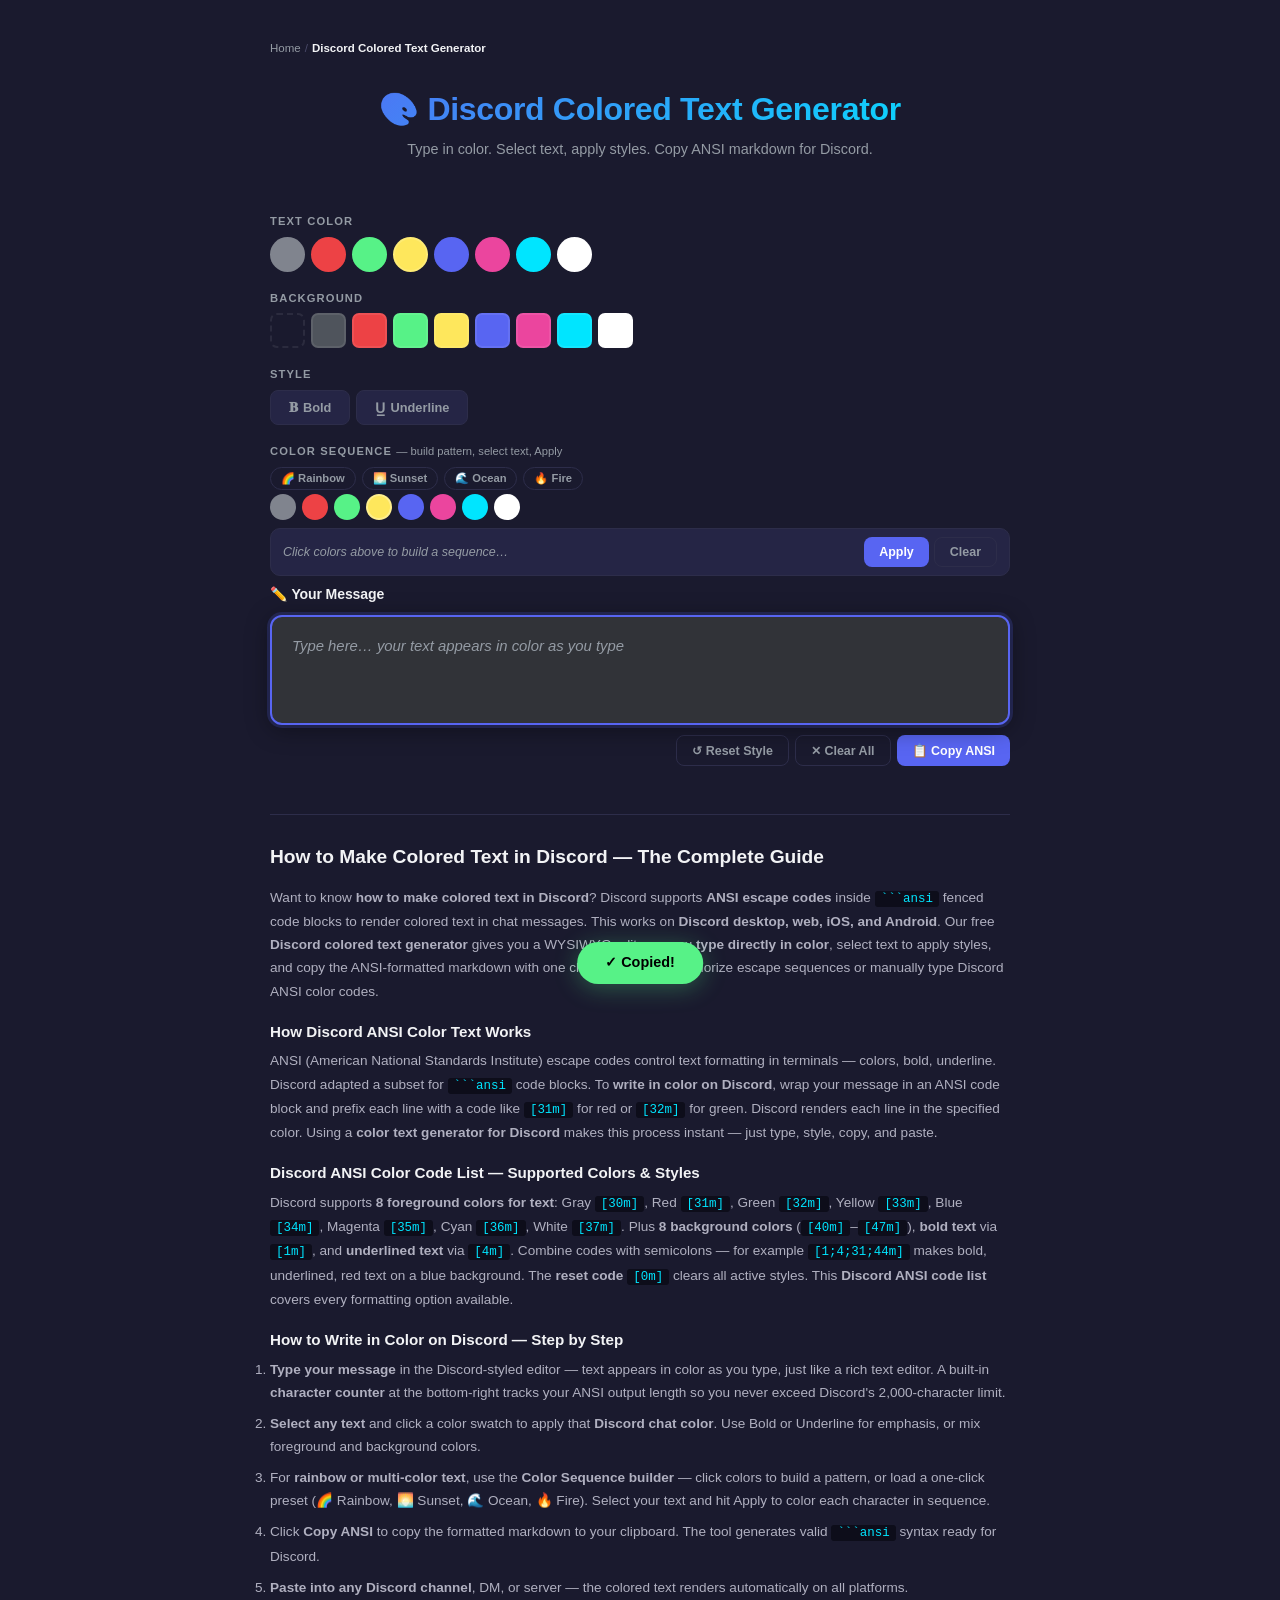
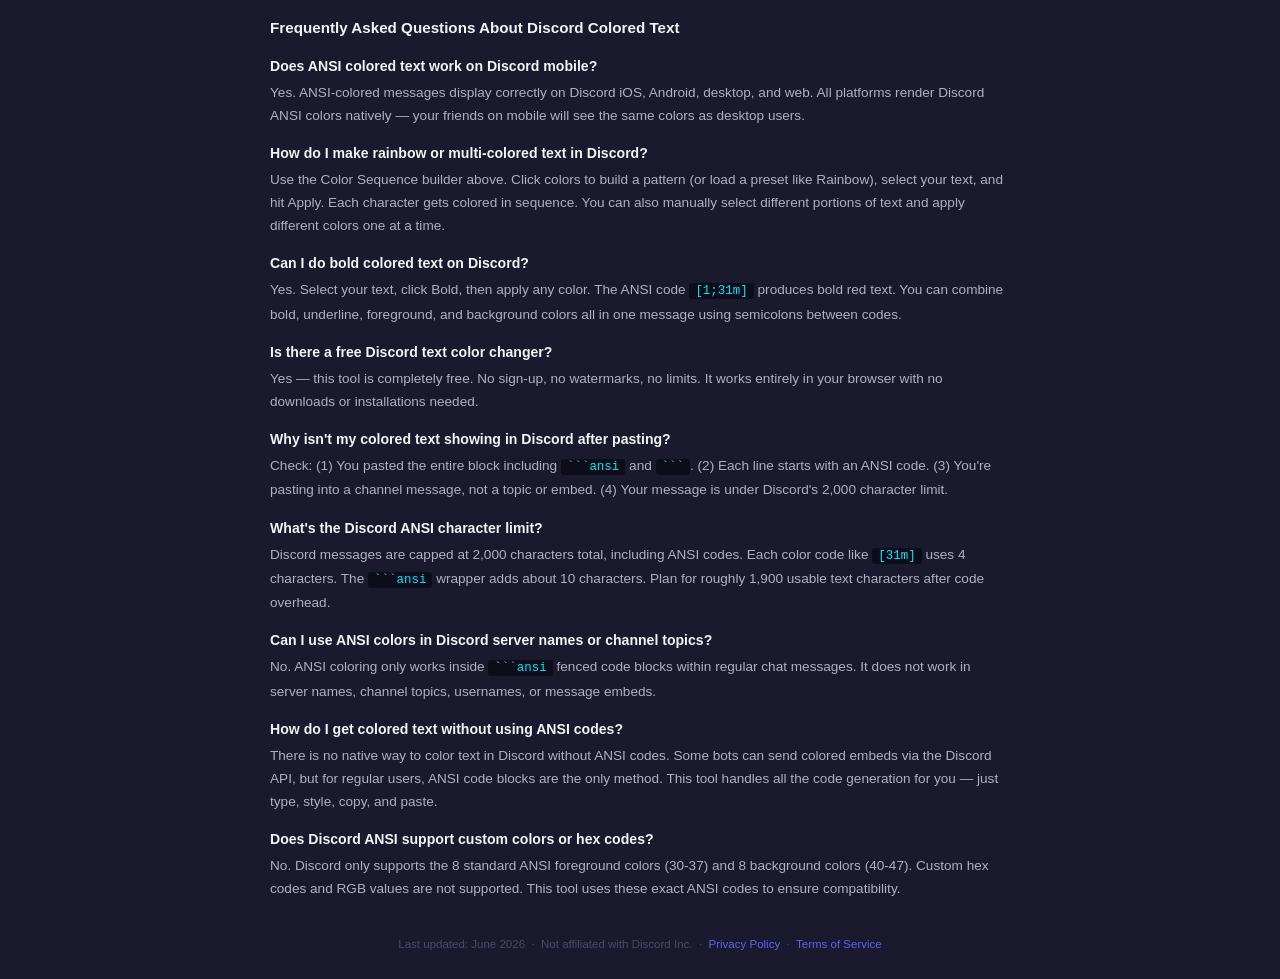
<file: index.html>
<!DOCTYPE html>
<html lang="en">
<head>
<!-- Google tag (gtag.js) -->
<script async src="https://www.googletagmanager.com/gtag/js?id=G-ECED45ZYC7"></script>
<script>
  window.dataLayer = window.dataLayer || [];
  function gtag(){dataLayer.push(arguments);}
  gtag('js', new Date());
  gtag('config', 'G-ECED45ZYC7');
</script>
<meta charset="UTF-8">
<meta name="viewport" content="width=device-width, initial-scale=1.0">
<title>Discord Colored Text Generator — Free ANSI Color Tool</title>
<meta name="description" content="Free Discord colored text generator with WYSIWYG editor. Type in 8 foreground &amp; background colors, bold, underline, rainbow sequences. Copy ANSI markdown instantly. No sign-up.">
<meta name="keywords" content="discord colored text, discord ansi colors, discord text generator, ansi escape codes discord, discord markdown colors, colored text discord, discord color message, ansi color code generator">
<meta name="robots" content="index, follow, max-image-preview:large">
<link rel="canonical" href="https://discord-color-text-generator-nine.vercel.app/">
<meta property="og:title" content="Discord Colored Text Generator — Free ANSI Color Tool">
<meta property="og:description" content="Type in ANSI color like a rich text editor. 8 fg + 8 bg colors, bold, underline, rainbow presets. Copy ready markdown for Discord. 100% free.">
<meta property="og:site_name" content="Discord Colored Text Generator">
<meta property="og:type" content="website">
<meta property="og:url" content="https://discord-color-text-generator-nine.vercel.app/">
<meta property="og:updated_time" content="2026-06-19">
<meta property="article:modified_time" content="2026-06-19">
<meta property="og:image" content="https://discord-color-text-generator-nine.vercel.app/og-image.png">
<meta property="og:image:width" content="1200">
<meta property="og:image:height" content="630">
<meta property="og:image:alt" content="Discord Colored Text Generator — Type in color, copy ANSI markdown, 100% free. 8 foreground, 8 background, bold, underline, rainbow presets.">
<meta name="twitter:card" content="summary_large_image">
<meta name="twitter:title" content="Discord Colored Text Generator">
<meta name="twitter:description" content="Create colorful Discord messages instantly. WYSIWYG editor with ANSI fg/bg colors, bold, underline — type, style, copy. 100% free, no limits.">
<meta name="twitter:image" content="https://discord-color-text-generator-nine.vercel.app/og-image.png">
<meta name="twitter:image:alt" content="Discord Colored Text Generator — Type in color, copy ANSI markdown, 100% free.">
<link rel="stylesheet" href="style.css">
<link rel="preload" href="style.css" as="style">
</head>
<body>

<div class="container">

  <nav class="breadcrumb" aria-label="Breadcrumb">
    <ol>
      <li><a href="/">Home</a></li>
      <li><a href="/" aria-current="page">Discord Colored Text Generator</a></li>
    </ol>
  </nav>

  <header class="header">
    <h1><span class="sr-only">Discord Colored Text Generator</span><span aria-hidden="true">🎨 Discord Colored Text Generator</span></h1>
    <p>Type in color. Select text, apply styles. Copy ANSI markdown for Discord.</p>
  </header>

  <!-- <div class="ad">GOOGLE ADSENSE TOP AD</div> -->

  <!-- Picker -->
  <div class="picker">
    <div>
      <div class="picker-label">Text Color</div>
      <div class="picker-row" id="fgRow"></div>
    </div>
    <div>
      <div class="picker-label">Background</div>
      <div class="picker-row" id="bgRow"></div>
    </div>
    <div>
      <div class="picker-label">Style</div>
      <div class="picker-row">
        <button class="style-btn" id="boldBtn"><span class="icon">𝐁</span> Bold</button>
        <button class="style-btn" id="underlineBtn"><span class="icon">U̲</span> Underline</button>
      </div>
    </div>
    <div>
      <div class="picker-label">Color Sequence <span style="font-weight:400;text-transform:none;letter-spacing:0;color:var(--muted)">— build pattern, select text, Apply</span></div>
      <div class="presets">
        <button class="preset-btn" data-preset="rainbow">🌈 Rainbow</button>
        <button class="preset-btn" data-preset="sunset">🌅 Sunset</button>
        <button class="preset-btn" data-preset="ocean">🌊 Ocean</button>
        <button class="preset-btn" data-preset="fire">🔥 Fire</button>
      </div>
      <div class="picker-row" id="seqColors"></div>
      <div class="seq-bar">
        <div class="seq-blocks" id="seqBlocks"><span class="seq-empty">Click colors above to build a sequence…</span></div>
        <div class="seq-actions">
          <button class="btn btn-fill" id="seqApply" disabled>Apply</button>
          <button class="btn btn-hollow" id="seqClear" disabled>Clear</button>
        </div>
      </div>
    </div>
  </div>

  <!-- Editor -->
  <div class="editor-section">
    <div class="editor-top">
      <label for="editor">✏️ Your Message</label>
    </div>
    <div class="editor-wrap">
      <div class="editor" id="editor" contenteditable="true"
      data-placeholder="Type here… your text appears in color as you type"
      role="textbox" aria-multiline="true" aria-label="Message editor — type in color directly"></div>
      <span class="char-count" id="charCount" title="ANSI character count / Discord 2000 limit"></span>
    </div>
    <div class="editor-actions">
      <button class="btn btn-hollow" id="resetBtn" aria-label="Remove formatting from selected text">↺ Reset Style</button>
      <button class="btn btn-hollow danger" id="clearBtn" aria-label="Clear all text">✕ Clear All</button>
      <button class="btn btn-fill" id="copyBtn" aria-label="Copy ANSI markdown to clipboard">📋 Copy ANSI</button>
    </div>
  </div>

  <!-- <div class="ad">GOOGLE ADSENSE BOTTOM AD</div> -->

  <section class="seo">
    <h2>How to Make Colored Text in Discord — The Complete Guide</h2>
    <p>Want to know <strong>how to make colored text in Discord</strong>? Discord supports <strong>ANSI escape codes</strong> inside <code>```ansi</code> fenced code blocks to render colored text in chat messages. This works on <strong>Discord desktop, web, iOS, and Android</strong>. Our free <strong>Discord colored text generator</strong> gives you a WYSIWYG editor — you <strong>type directly in color</strong>, select text to apply styles, and copy the ANSI-formatted markdown with one click. No need to memorize escape sequences or manually type Discord ANSI color codes.</p>

    <h3>How Discord ANSI Color Text Works</h3>
    <p>ANSI (American National Standards Institute) escape codes control text formatting in terminals — colors, bold, underline. Discord adapted a subset for <code>```ansi</code> code blocks. To <strong>write in color on Discord</strong>, wrap your message in an ANSI code block and prefix each line with a code like <code>[31m]</code> for red or <code>[32m]</code> for green. Discord renders each line in the specified color. Using a <strong>color text generator for Discord</strong> makes this process instant — just type, style, copy, and paste.</p>

    <h3>Discord ANSI Color Code List — Supported Colors &amp; Styles</h3>
    <p>Discord supports <strong>8 foreground colors for text</strong>: Gray <code>[30m]</code>, Red <code>[31m]</code>, Green <code>[32m]</code>, Yellow <code>[33m]</code>, Blue <code>[34m]</code>, Magenta <code>[35m]</code>, Cyan <code>[36m]</code>, White <code>[37m]</code>. Plus <strong>8 background colors</strong> (<code>[40m]</code>–<code>[47m]</code>), <strong>bold text</strong> via <code>[1m]</code>, and <strong>underlined text</strong> via <code>[4m]</code>. Combine codes with semicolons — for example <code>[1;4;31;44m]</code> makes bold, underlined, red text on a blue background. The <strong>reset code</strong> <code>[0m]</code> clears all active styles. This <strong>Discord ANSI code list</strong> covers every formatting option available.</p>

    <h3>How to Write in Color on Discord — Step by Step</h3>
    <ol>
      <li><strong>Type your message</strong> in the Discord-styled editor — text appears in color as you type, just like a rich text editor. A built-in <strong>character counter</strong> at the bottom-right tracks your ANSI output length so you never exceed Discord's 2,000-character limit.</li>
      <li><strong>Select any text</strong> and click a color swatch to apply that <strong>Discord chat color</strong>. Use Bold or Underline for emphasis, or mix foreground and background colors.</li>
      <li>For <strong>rainbow or multi-color text</strong>, use the <strong>Color Sequence builder</strong> — click colors to build a pattern, or load a one-click preset (🌈 Rainbow, 🌅 Sunset, 🌊 Ocean, 🔥 Fire). Select your text and hit Apply to color each character in sequence.</li>
      <li>Click <strong>Copy ANSI</strong> to copy the formatted markdown to your clipboard. The tool generates valid <code>```ansi</code> syntax ready for Discord.</li>
      <li><strong>Paste into any Discord channel</strong>, DM, or server — the colored text renders automatically on all platforms.</li>
    </ol>

    <h3>Frequently Asked Questions About Discord Colored Text</h3>

    <dl class="faq-list">
      <dt>Does ANSI colored text work on Discord mobile?</dt>
      <dd>Yes. ANSI-colored messages display correctly on Discord iOS, Android, desktop, and web. All platforms render Discord ANSI colors natively — your friends on mobile will see the same colors as desktop users.</dd>

      <dt>How do I make rainbow or multi-colored text in Discord?</dt>
      <dd>Use the Color Sequence builder above. Click colors to build a pattern (or load a preset like Rainbow), select your text, and hit Apply. Each character gets colored in sequence. You can also manually select different portions of text and apply different colors one at a time.</dd>

      <dt>Can I do bold colored text on Discord?</dt>
      <dd>Yes. Select your text, click Bold, then apply any color. The ANSI code <code>[1;31m]</code> produces bold red text. You can combine bold, underline, foreground, and background colors all in one message using semicolons between codes.</dd>

      <dt>Is there a free Discord text color changer?</dt>
      <dd>Yes — this tool is completely free. No sign-up, no watermarks, no limits. It works entirely in your browser with no downloads or installations needed.</dd>

      <dt>Why isn't my colored text showing in Discord after pasting?</dt>
      <dd>Check: (1) You pasted the entire block including <code>```ansi</code> and <code>```</code>. (2) Each line starts with an ANSI code. (3) You're pasting into a channel message, not a topic or embed. (4) Your message is under Discord's 2,000 character limit.</dd>

      <dt>What's the Discord ANSI character limit?</dt>
      <dd>Discord messages are capped at 2,000 characters total, including ANSI codes. Each color code like <code>[31m]</code> uses 4 characters. The <code>```ansi</code> wrapper adds about 10 characters. Plan for roughly 1,900 usable text characters after code overhead.</dd>

      <dt>Can I use ANSI colors in Discord server names or channel topics?</dt>
      <dd>No. ANSI coloring only works inside <code>```ansi</code> fenced code blocks within regular chat messages. It does not work in server names, channel topics, usernames, or message embeds.</dd>

      <dt>How do I get colored text without using ANSI codes?</dt>
      <dd>There is no native way to color text in Discord without ANSI codes. Some bots can send colored embeds via the Discord API, but for regular users, ANSI code blocks are the only method. This tool handles all the code generation for you — just type, style, copy, and paste.</dd>

      <dt>Does Discord ANSI support custom colors or hex codes?</dt>
      <dd>No. Discord only supports the 8 standard ANSI foreground colors (30-37) and 8 background colors (40-47). Custom hex codes and RGB values are not supported. This tool uses these exact ANSI codes to ensure compatibility.</dd>
    </dl>
  </section>

  <script type="application/ld+json">
  {
    "@context": "https://schema.org",
    "@type": "WebSite",
    "@id": "https://discord-color-text-generator-nine.vercel.app/#website",
    "name": "Discord Colored Text Generator",
    "url": "https://discord-color-text-generator-nine.vercel.app/",
    "description": "Free WYSIWYG tool to generate ANSI colored text for Discord. 8 foreground colors, 8 background colors, bold, underline, rainbow sequences.",
    "dateModified": "2026-06-19"
  }
  </script>
  <script type="application/ld+json">
  {
    "@context": "https://schema.org",
    "@type": "Organization",
    "@id": "https://discord-color-text-generator-nine.vercel.app/#org",
    "name": "Discord Colored Text Generator",
    "url": "https://discord-color-text-generator-nine.vercel.app/",
    "description": "Free online tool for generating Discord ANSI colored text messages.",
    "logo": "https://discord-color-text-generator-nine.vercel.app/og-image.png"
  }
  </script>
  <script type="application/ld+json">
  {
    "@context": "https://schema.org",
    "@type": "BreadcrumbList",
    "@id": "https://discord-color-text-generator-nine.vercel.app/#breadcrumb",
    "itemListElement": [{
      "@type": "ListItem", "position": 1, "name": "Discord Colored Text Generator",
      "item": "https://discord-color-text-generator-nine.vercel.app/"
    }]
  }
  </script>
  <script type="application/ld+json">
  {
    "@context": "https://schema.org",
    "@type": "SoftwareApplication",
    "@id": "https://discord-color-text-generator-nine.vercel.app/#app",
    "name": "Discord Colored Text Generator",
    "applicationCategory": "WebApplication",
    "operatingSystem": "All",
    "description": "WYSIWYG editor for generating Discord ANSI colored text. Supports 8 foreground colors, 8 background colors, bold, underline, and color sequences with presets.",
    "offers": { "@type": "Offer", "price": "0", "priceCurrency": "USD" },
    "browserRequirements": "Requires JavaScript",
    "image": "https://discord-color-text-generator-nine.vercel.app/og-image.png",
    "dateModified": "2026-06-19",
    "mainEntityOfPage": "https://discord-color-text-generator-nine.vercel.app/"
  }
  </script>
  <script type="application/ld+json">
  {
    "@context": "https://schema.org",
    "@type": "FAQPage",
    "@id": "https://discord-color-text-generator-nine.vercel.app/#faq",
    "mainEntityOfPage": "https://discord-color-text-generator-nine.vercel.app/",
    "mainEntity": [{
      "@type": "Question", "name": "Does ANSI colored text work on Discord mobile?",
      "acceptedAnswer": { "@type": "Answer", "text": "Yes. ANSI-colored messages display on Discord iOS, Android, desktop, and web. All platforms render Discord ANSI colors natively." }
    },{
      "@type": "Question", "name": "How do I make rainbow or multi-colored text in Discord?",
      "acceptedAnswer": { "@type": "Answer", "text": "Use the Color Sequence builder: click colors to build a pattern, load a preset like Rainbow, select text, and hit Apply. Each character gets colored in sequence." }
    },{
      "@type": "Question", "name": "Can I make bold colored text on Discord?",
      "acceptedAnswer": { "@type": "Answer", "text": "Yes. Select text, click Bold, then apply a color. The ANSI code [1;31m] produces bold red text. Combine bold, underline, foreground, and background freely." }
    },{
      "@type": "Question", "name": "Is there a free Discord text color changer?",
      "acceptedAnswer": { "@type": "Answer", "text": "Yes, this tool is completely free. No sign-up, no watermarks, no limits. Works entirely in your browser." }
    },{
      "@type": "Question", "name": "Why isn't my colored text showing in Discord after pasting?",
      "acceptedAnswer": { "@type": "Answer", "text": "Make sure you paste the entire ```ansi code block, each line starts with an ANSI code, you're pasting into a channel message, and you're within Discord's 2,000 character limit." }
    },{
      "@type": "Question", "name": "Can I use ANSI colors in Discord server names or channel topics?",
      "acceptedAnswer": { "@type": "Answer", "text": "No. ANSI coloring only works inside ```ansi code blocks within regular chat messages, not in server names, channel topics, usernames, or embeds." }
    },{
      "@type": "Question", "name": "Does Discord support custom ANSI colors or hex codes?",
      "acceptedAnswer": { "@type": "Answer", "text": "No. Discord only supports the 8 standard ANSI foreground colors (30-37) and 8 background colors (40-47). Custom hex codes and RGB values are not supported." }
    }]
  }
  </script>
  <script type="application/ld+json">
  {
    "@context": "https://schema.org",
    "@type": "HowTo",
    "@id": "https://discord-color-text-generator-nine.vercel.app/#howto",
    "mainEntityOfPage": "https://discord-color-text-generator-nine.vercel.app/",
    "name": "Generate Discord Colored Text",
    "description": "Use the free WYSIWYG editor to create ANSI colored messages for Discord in a few simple steps.",
    "step": [
      { "@type": "HowToStep", "name": "Type your message", "text": "Type in the Discord-styled editor. Use the character counter to stay within the 2,000 limit." },
      { "@type": "HowToStep", "name": "Apply colors and styles", "text": "Select text and click a color swatch or Bold/Underline. Use the Color Sequence builder for rainbow effects." },
      { "@type": "HowToStep", "name": "Copy ANSI markdown", "text": "Click Copy ANSI to copy the formatted ```ansi code block to your clipboard." },
      { "@type": "HowToStep", "name": "Paste into Discord", "text": "Paste into any Discord channel. ANSI colors render automatically on all platforms." }
    ]
  }
  </script>

  <footer class="footer">
    <p>Last updated: June 2026 &nbsp;·&nbsp; Not affiliated with Discord Inc. &nbsp;·&nbsp; <a href="privacy.html">Privacy Policy</a> &nbsp;·&nbsp; <a href="terms.html">Terms of Service</a></p>
  </footer>

</div>

<div class="toast" id="toast">✓ Copied!</div>

<script src="script.js" defer></script>
</body>
</html>
</file>
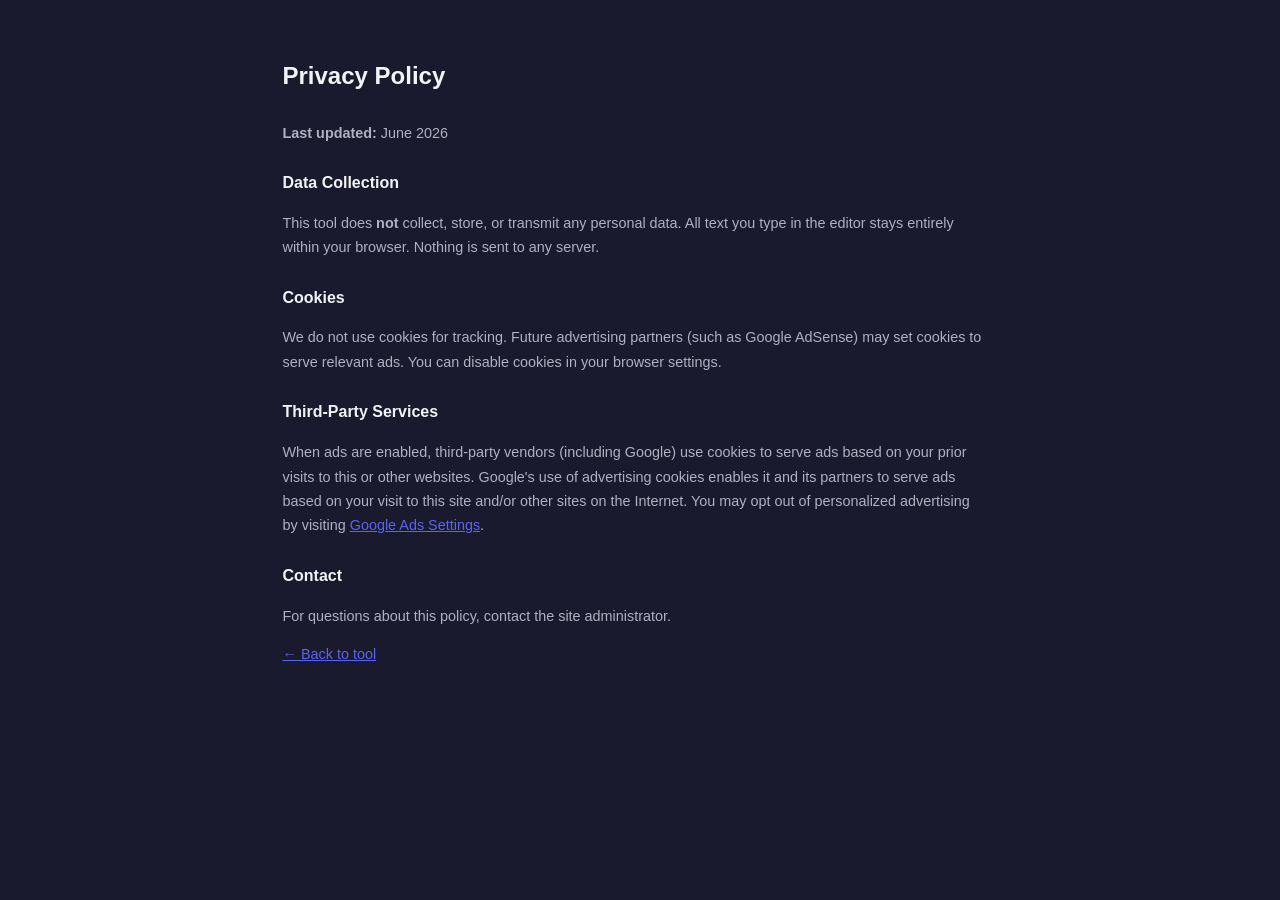
<file: privacy.html>
<!DOCTYPE html>
<html lang="en">
<head>
<!-- Google tag (gtag.js) -->
<script async src="https://www.googletagmanager.com/gtag/js?id=G-ECED45ZYC7"></script>
<script>
  window.dataLayer = window.dataLayer || [];
  function gtag(){dataLayer.push(arguments);}
  gtag('js', new Date());
  gtag('config', 'G-ECED45ZYC7');
</script>
<meta charset="UTF-8">
<meta name="viewport" content="width=device-width, initial-scale=1.0">
<title>Privacy Policy — Discord Colored Text Generator</title>
<meta name="robots" content="noindex, follow">
<style>
html{overflow-y:scroll;scrollbar-gutter:stable}
body{font-family:-apple-system,BlinkMacSystemFont,'Segoe UI',Roboto,sans-serif;background:#1A1A2E;color:#DBDEE1;line-height:1.7;margin:0}
.wrapper{max-width:700px;margin:0 auto;padding:40px 20px}
h1{font-size:1.5rem;color:#F2F3F5;margin-bottom:24px}
h2{font-size:1rem;color:#F2F3F5;margin:24px 0 8px}
p{margin-bottom:12px;color:#B0B0C0;font-size:0.9rem}
a{color:#5865F2}
</style>
</head>
<body>
<div class="wrapper">
<h1>Privacy Policy</h1>
<p><strong>Last updated:</strong> June 2026</p>

<h2>Data Collection</h2>
<p>This tool does <strong>not</strong> collect, store, or transmit any personal data. All text you type in the editor stays entirely within your browser. Nothing is sent to any server.</p>

<h2>Cookies</h2>
<p>We do not use cookies for tracking. Future advertising partners (such as Google AdSense) may set cookies to serve relevant ads. You can disable cookies in your browser settings.</p>

<h2>Third-Party Services</h2>
<p>When ads are enabled, third-party vendors (including Google) use cookies to serve ads based on your prior visits to this or other websites. Google's use of advertising cookies enables it and its partners to serve ads based on your visit to this site and/or other sites on the Internet. You may opt out of personalized advertising by visiting <a href="https://www.google.com/settings/ads">Google Ads Settings</a>.</p>

<h2>Contact</h2>
<p>For questions about this policy, contact the site administrator.</p>

<p><a href="index.html">← Back to tool</a></p>
</div>
</body>
</html>
</file>
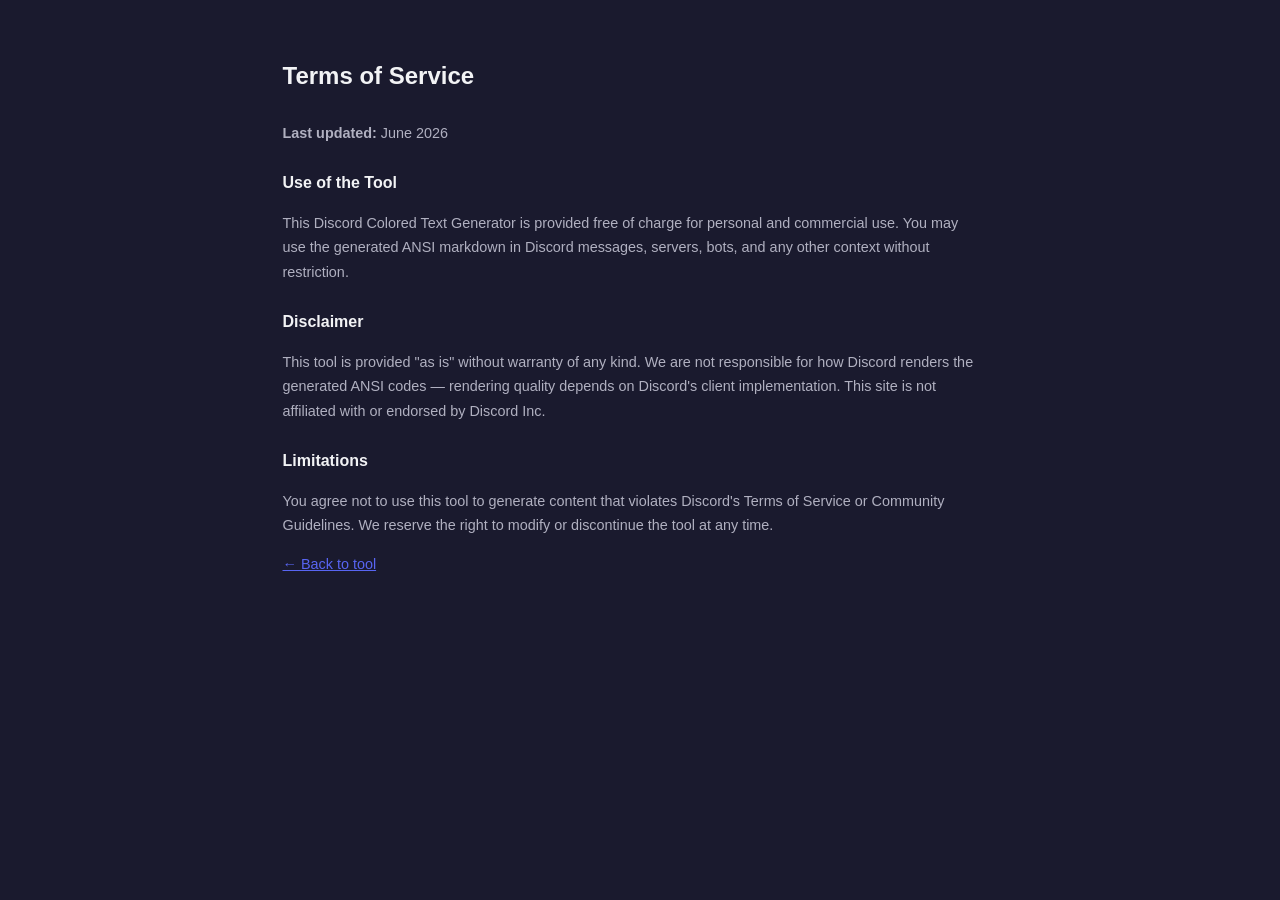
<file: terms.html>
<!DOCTYPE html>
<html lang="en">
<head>
<!-- Google tag (gtag.js) -->
<script async src="https://www.googletagmanager.com/gtag/js?id=G-ECED45ZYC7"></script>
<script>
  window.dataLayer = window.dataLayer || [];
  function gtag(){dataLayer.push(arguments);}
  gtag('js', new Date());
  gtag('config', 'G-ECED45ZYC7');
</script>
<meta charset="UTF-8">
<meta name="viewport" content="width=device-width, initial-scale=1.0">
<title>Terms of Service — Discord Colored Text Generator</title>
<meta name="robots" content="noindex, follow">
<style>
html{overflow-y:scroll;scrollbar-gutter:stable}
body{font-family:-apple-system,BlinkMacSystemFont,'Segoe UI',Roboto,sans-serif;background:#1A1A2E;color:#DBDEE1;line-height:1.7;margin:0}
.wrapper{max-width:700px;margin:0 auto;padding:40px 20px}
h1{font-size:1.5rem;color:#F2F3F5;margin-bottom:24px}
h2{font-size:1rem;color:#F2F3F5;margin:24px 0 8px}
p{margin-bottom:12px;color:#B0B0C0;font-size:0.9rem}
a{color:#5865F2}
</style>
</head>
<body>
<div class="wrapper">
<h1>Terms of Service</h1>
<p><strong>Last updated:</strong> June 2026</p>

<h2>Use of the Tool</h2>
<p>This Discord Colored Text Generator is provided free of charge for personal and commercial use. You may use the generated ANSI markdown in Discord messages, servers, bots, and any other context without restriction.</p>

<h2>Disclaimer</h2>
<p>This tool is provided "as is" without warranty of any kind. We are not responsible for how Discord renders the generated ANSI codes — rendering quality depends on Discord's client implementation. This site is not affiliated with or endorsed by Discord Inc.</p>

<h2>Limitations</h2>
<p>You agree not to use this tool to generate content that violates Discord's Terms of Service or Community Guidelines. We reserve the right to modify or discontinue the tool at any time.</p>

<p><a href="index.html">← Back to tool</a></p>
</div>
</body>
</html>
</file>
<file: style.css>
*,*::before,*::after{box-sizing:border-box;margin:0;padding:0}
:root{
  --bg:#1A1A2E;--surface:#222240;--card:#252545;--border:#2D2D4A;
  --accent:#5865F2;--accent-hover:#4752C4;--glow:#5865F230;
  --success:#57F287;--text:#F2F3F5;--muted:#949BA4;
  --editor-bg:#313338;--editor-text:#DBDEE1;
  --font:'gg sans','Whitney','Helvetica Neue',Helvetica,Arial,sans-serif;
  --ui:-apple-system,BlinkMacSystemFont,'Segoe UI',Roboto,sans-serif;
}
html{font-size:16px;scroll-behavior:smooth}
body{font-family:var(--ui);background:var(--bg);color:#E0E0E0;min-height:100vh;line-height:1.5;-webkit-font-smoothing:antialiased}
.container{max-width:780px;margin:0 auto;padding:28px 20px 40px}
.sr-only{position:absolute;width:1px;height:1px;padding:0;margin:-1px;overflow:hidden;clip:rect(0,0,0,0);white-space:nowrap;border:0}

/* Breadcrumb */
.breadcrumb{padding:12px 0 0;margin-bottom:0}
.breadcrumb ol{list-style:none;display:flex;flex-wrap:wrap;gap:4px;align-items:center;font-size:0.72rem;color:var(--muted)}
.breadcrumb a{color:var(--muted);text-decoration:none;transition:color 0.15s}
.breadcrumb a:hover{color:var(--text)}
.breadcrumb li:not(:last-child)::after{content:'/';margin-left:4px;color:#4A4A6A}
.breadcrumb [aria-current="page"]{color:var(--text);font-weight:600}

/* Header */
.header{text-align:center;padding:28px 0 28px}
.header h1{font-size:clamp(1.4rem,3.5vw,2rem);font-weight:800;background:linear-gradient(135deg,var(--accent),#00E5FF);-webkit-background-clip:text;-webkit-text-fill-color:transparent;background-clip:text;margin-bottom:6px;letter-spacing:-0.01em}
.header p{color:var(--muted);font-size:0.9rem}

.ad{background:var(--card);border:1px dashed var(--border);border-radius:12px;min-height:90px;display:flex;align-items:center;justify-content:center;color:#4A4A6A;font-size:0.75rem;margin:12px 0;text-transform:uppercase;letter-spacing:0.1em}

/* Editor */
.editor-section{margin:8px 0 28px}
.editor-top{display:flex;align-items:center;justify-content:space-between;margin-bottom:10px}
.editor-top label{font-weight:700;font-size:0.88rem;color:var(--text);letter-spacing:-0.01em}
.editor-actions{display:flex;gap:6px;margin-top:10px;justify-content:flex-end}
.btn{display:inline-flex;align-items:center;gap:4px;padding:7px 15px;font-size:0.78rem;font-weight:600;font-family:var(--ui);border:none;border-radius:8px;cursor:pointer;transition:all 0.15s ease}
.btn-fill{background:var(--accent);color:#fff}
.btn-fill:hover{background:var(--accent-hover);box-shadow:0 2px 12px var(--glow)}
.btn-fill.copied{background:var(--success);color:#000;pointer-events:none}
.btn-hollow{background:transparent;color:var(--muted);border:1px solid var(--border)}
.btn-hollow:hover{background:var(--card);color:var(--text)}
.btn-hollow.danger:hover{color:#ED4245;border-color:#ED424530}

.editor{
  width:100%;padding:18px 20px;font-size:0.93rem;font-family:var(--font);
  background:var(--editor-bg);border:2px solid var(--border);border-radius:12px;
  color:var(--editor-text);outline:none;transition:border-color 0.2s,box-shadow 0.2s;
  min-height:110px;line-height:1.55;word-break:break-word;overflow-y:auto;
  box-shadow:0 4px 24px rgba(0,0,0,0.4),inset 0 1px 0 rgba(255,255,255,0.02);
}
.editor:focus{border-color:var(--accent);box-shadow:0 0 0 3px var(--glow),0 4px 24px rgba(0,0,0,0.4)}
.editor:empty::before{content:attr(data-placeholder);color:var(--muted);font-style:italic;pointer-events:none}
.editor-wrap{position:relative}
.editor-wrap .char-count{position:absolute;bottom:8px;right:14px;z-index:1;pointer-events:none}

/* Picker */
.picker{display:flex;flex-direction:column;gap:18px;margin:24px 0 8px}
.picker-label{font-size:0.7rem;font-weight:700;color:var(--muted);text-transform:uppercase;letter-spacing:0.1em;margin-bottom:7px}
.picker-row{display:flex;flex-wrap:wrap;gap:6px}

/* FG swatches: colored circles */
.swatch-btn{
  width:35px;height:35px;border-radius:50%;border:2.5px solid transparent;
  cursor:pointer;outline:none;transition:all 0.12s ease;position:relative;flex-shrink:0;
}
.swatch-btn:hover{transform:scale(1.15);border-color:rgba(255,255,255,0.3);z-index:1}
.swatch-btn:active{transform:scale(0.92)}

/* BG swatches: rounded squares */
.bg-swatch{
  width:35px;height:35px;border-radius:7px;border:2px solid rgba(255,255,255,0.08);
  cursor:pointer;outline:none;transition:all 0.12s ease;position:relative;flex-shrink:0;
}
.bg-swatch:hover{transform:scale(1.15);border-color:rgba(255,255,255,0.35);z-index:1}
.bg-swatch:active{transform:scale(0.92)}

/* Style toggles */
.style-btn{
  display:inline-flex;align-items:center;gap:5px;padding:8px 18px;
  font-size:0.8rem;font-weight:600;font-family:var(--ui);border-radius:8px;
  cursor:pointer;user-select:none;outline:none;transition:all 0.12s ease;
  background:var(--card);border:1.5px solid var(--border);color:var(--muted);
}
.style-btn:hover{background:#282845;border-color:#3D3D65;color:var(--text)}
.style-btn:active{transform:scale(0.96)}
.style-btn .icon{font-size:0.9rem}

/* Sequence bar */
.seq-bar{display:flex;align-items:center;gap:10px;background:var(--card);border:1px solid var(--border);border-radius:10px;padding:8px 12px;min-height:44px;margin-top:8px}
.seq-blocks{flex:1;display:flex;flex-wrap:wrap;gap:3px;align-items:center;min-height:28px}
.seq-empty{color:var(--muted);font-size:0.78rem;font-style:italic}
.seq-dot{width:20px;height:20px;border-radius:4px;flex-shrink:0;transition:transform 0.1s;cursor:pointer}
.seq-dot:hover{transform:scale(1.25)}
.seq-actions{display:flex;gap:5px;flex-shrink:0}
/* Sequence-only color buttons */
.seq-swatch{width:26px;height:26px;border-radius:50%;border:2px solid transparent;cursor:pointer;outline:none;transition:all 0.12s ease;flex-shrink:0}
.seq-swatch:hover{transform:scale(1.2);border-color:rgba(255,255,255,0.4);z-index:1}
.seq-swatch:active{transform:scale(0.9)}

/* Presets */
.presets{display:flex;align-items:center;gap:6px;margin-bottom:4px}
.preset-btn{font-size:0.7rem;font-weight:600;padding:4px 10px;border-radius:14px;border:1px solid var(--border);background:transparent;color:var(--muted);cursor:pointer;font-family:var(--ui);transition:all 0.12s ease}
.preset-btn:hover{background:var(--card);color:var(--text);border-color:var(--accent)}

/* Char counter */
.char-count{font-size:0.72rem;color:var(--muted);font-weight:500}
.char-count.warn{color:#FEE75C}
.char-count.danger{color:#ED4245}

/* SEO */
.seo{margin-top:48px;padding-top:28px;border-top:1px solid var(--border)}
.seo h2{font-size:1.2rem;font-weight:700;color:var(--text);margin-bottom:14px}
.seo h3{font-size:0.95rem;font-weight:600;color:var(--text);margin:18px 0 6px}
.seo p,.seo li{font-size:0.85rem;color:#B0B0C0;line-height:1.7;margin-bottom:8px}
.seo code{background:#0D0D1A;padding:1px 6px;border-radius:3px;font-family:'SF Mono','Fira Code',monospace;font-size:0.78rem;color:#00E5FF}
.faq-list{margin:0}
.faq-list dt{font-weight:700;color:var(--text);font-size:0.88rem;margin:16px 0 4px}
.faq-list dd{color:#B0B0C0;font-size:0.85rem;line-height:1.7;margin:0 0 8px;padding:0}

.footer{text-align:center;padding:28px 0 0;font-size:0.72rem;color:#4A4A6A}
.footer a{color:var(--accent);text-decoration:none}

.toast{position:fixed;bottom:36px;left:50%;transform:translateX(-50%) translateY(120px);background:var(--success);color:#000;padding:10px 28px;border-radius:50px;font-weight:700;font-size:0.9rem;z-index:999;transition:transform 0.3s cubic-bezier(0.175,0.885,0.32,1.275);pointer-events:none;box-shadow:0 4px 24px rgba(87,242,135,0.3)}
.toast.show{transform:translateX(-50%) translateY(0)}

@media(max-width:600px){
  .container{padding:12px 8px 28px}
  .header{padding:16px 0 16px}
  .breadcrumb{padding:8px 0 0}
  .editor-top{flex-wrap:wrap;gap:8px}
  .editor{padding:14px 14px;font-size:0.88rem;min-height:90px}
  .swatch-btn,.bg-swatch{width:30px;height:30px}
  .seq-swatch{width:24px;height:24px}
  .seq-bar{flex-wrap:wrap;gap:6px}
  .presets{flex-wrap:wrap}
}
@media(prefers-reduced-motion:reduce){*,*::before,*::after{animation-duration:0.01ms!important;transition-duration:0.01ms!important}}
</file>
